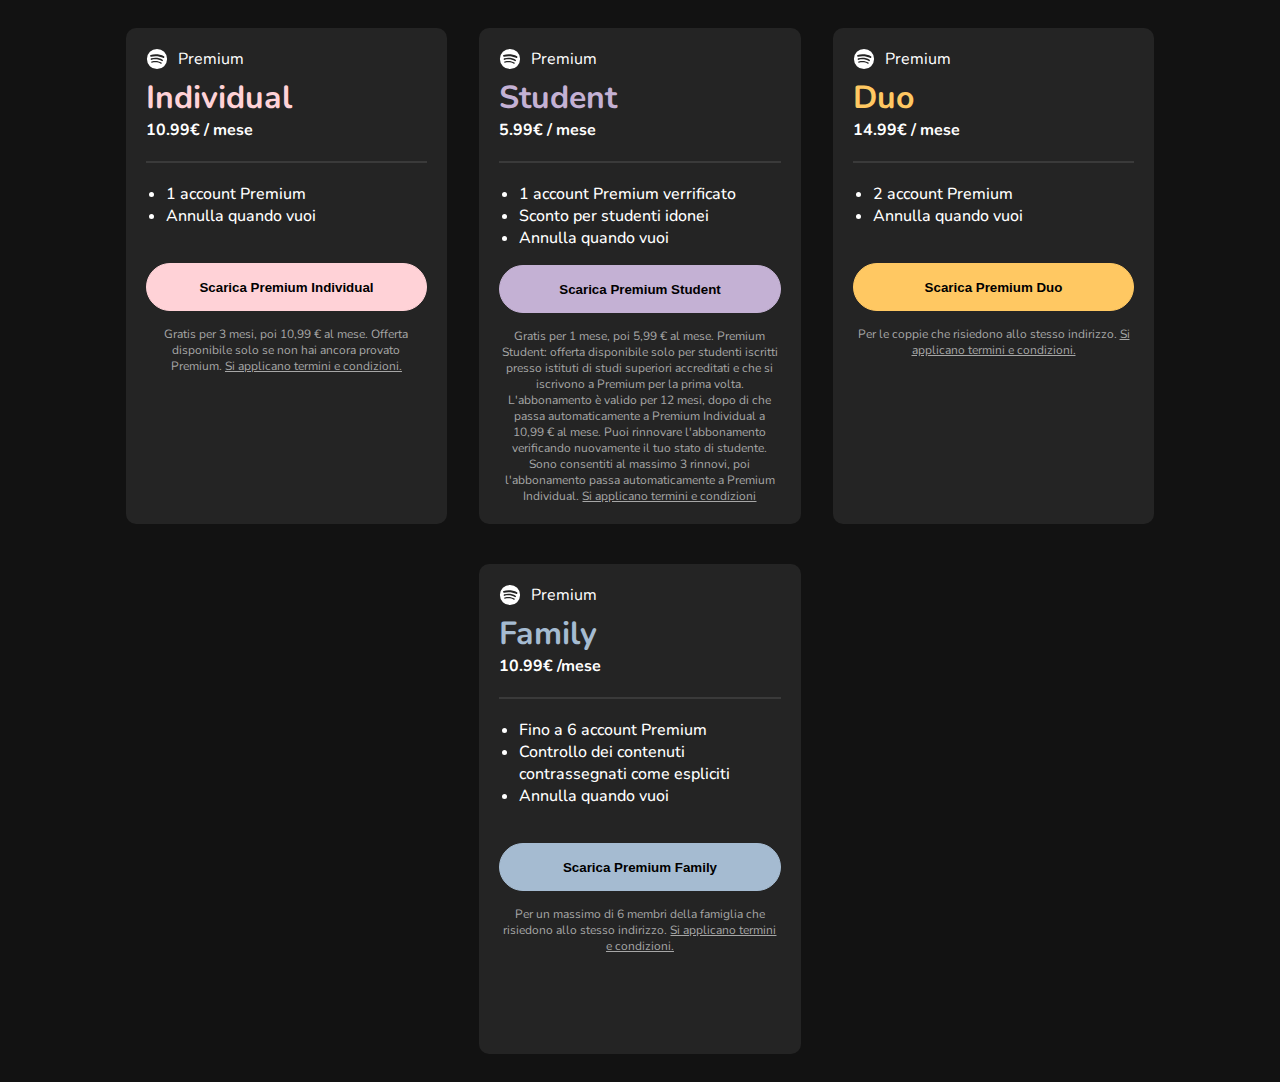
<file: index.html>
<!DOCTYPE html>
<html lang="en">

<head>
    <meta charset="UTF-8">
    <meta name="viewport" content="width=device-width, initial-scale=1.0">
    <title>Spotify princing table</title>
    <link rel="preconnect" href="https://fonts.googleapis.com">
    <link rel="preconnect" href="https://fonts.gstatic.com" crossorigin>
    <link href="https://fonts.googleapis.com/css2?family=Nunito:ital,wght@0,200..1000;1,200..1000&display=swap"
        rel="stylesheet">
    <link rel="stylesheet" href="style.css">
</head>

<body>
    
    <div class="pricing-container">
        <!-- Individual Plan -->
        <div class="pricing-plan individual">
            <!-- img svg spotify -->
            <svg class="svg-fit-spotify" data-encore-id="icon" role="img" aria-hidden="true" viewBox="0 0 24 24">
                <path
                    d="M12 1a11 11 0 1 0 0 22 11 11 0 0 0 0-22zm5.045 15.866a.686.686 0 0 1-.943.228c-2.583-1.579-5.834-1.935-9.663-1.06a.686.686 0 0 1-.306-1.337c4.19-.958 7.785-.546 10.684 1.226a.686.686 0 0 1 .228.943zm1.346-2.995a.858.858 0 0 1-1.18.282c-2.956-1.817-7.464-2.344-10.961-1.282a.856.856 0 0 1-1.11-.904.858.858 0 0 1 .611-.737c3.996-1.212 8.962-.625 12.357 1.462a.857.857 0 0 1 .283 1.179zm.116-3.119c-3.546-2.106-9.395-2.3-12.78-1.272a1.029 1.029 0 0 1-.597-1.969c3.886-1.18 10.345-.952 14.427 1.471a1.029 1.029 0 0 1-1.05 1.77z">
                </path>
            </svg>
            <!-- Piano spotify Base/Premium -->
            <div class="text-svg">Premium</div>
            <!-- Tipologia piano -->
            <div class="plan-title">Individual</div>
            <!-- Prezzo -->
            <div class="plan-price">10.99€ / mese</div>
            <div class="hr"></div>
            <!-- Caratteristiche Piano-->
            <ul class="plan-features">
                <li>
                    1 account Premium
                </li>
                <li>
                    Annulla quando vuoi
                </li>
            </ul>
            <!-- CTA acqisto piano spotify -->
            <button>Scarica Premium Individual</button>
            <!-- Descrizione piano + termini e condizioni -->
            <div class="descrizione">
                Gratis per 3 mesi, poi 10,99 € al mese. Offerta disponibile solo se non hai ancora provato Premium.
                <span class="terms-and-condition">Si applicano termini e condizioni.</span>
            </div>
        </div>
        <!-- Student Plan -->
        <div class="pricing-plan student">
            <!-- img svg spotify -->
            <svg class="svg-fit-spotify" data-encore-id="icon" role="img" aria-hidden="true" viewBox="0 0 24 24">
                <path
                    d="M12 1a11 11 0 1 0 0 22 11 11 0 0 0 0-22zm5.045 15.866a.686.686 0 0 1-.943.228c-2.583-1.579-5.834-1.935-9.663-1.06a.686.686 0 0 1-.306-1.337c4.19-.958 7.785-.546 10.684 1.226a.686.686 0 0 1 .228.943zm1.346-2.995a.858.858 0 0 1-1.18.282c-2.956-1.817-7.464-2.344-10.961-1.282a.856.856 0 0 1-1.11-.904.858.858 0 0 1 .611-.737c3.996-1.212 8.962-.625 12.357 1.462a.857.857 0 0 1 .283 1.179zm.116-3.119c-3.546-2.106-9.395-2.3-12.78-1.272a1.029 1.029 0 0 1-.597-1.969c3.886-1.18 10.345-.952 14.427 1.471a1.029 1.029 0 0 1-1.05 1.77z">
                </path>
            </svg>
            <!-- Piano spotify Base/Premium -->
            <div class="text-svg ">Premium</div>
            <!-- Tipologia piano -->
            <div class="plan-title">Student</div>
            <!-- Prezzo -->
            <div class="plan-price">5.99€ / mese</div>
            <div class="hr"></div>
            <!-- Caratteristiche Piano-->
            <ul class="plan-features">
                <li>
                    1 account Premium verrificato
                </li>
                <li>
                    Sconto per studenti idonei
                </li>
                <li>
                    Annulla quando vuoi
                </li>
            </ul>
            <!-- CTA acqisto piano spotify -->
            <button class="btn">Scarica Premium Student</button>
            <!-- Descrizione piano + termini e condizioni -->
            <div class="descrizione">
                Gratis per 1 mese, poi 5,99 € al mese. Premium Student: offerta disponibile solo per studenti iscritti
                presso istituti di studi superiori accreditati e che si iscrivono a Premium per la prima volta.
                L'abbonamento è valido per 12 mesi, dopo di che passa automaticamente a Premium Individual a 10,99 € al
                mese. Puoi rinnovare l'abbonamento verificando nuovamente il tuo stato di studente. Sono consentiti al
                massimo 3 rinnovi, poi l'abbonamento passa automaticamente a Premium Individual.
                <span class="terms-and-condition">Si applicano termini e condizioni</span>
            </div>
        </div>
        <!-- Duo Plan -->
        <div class="pricing-plan duo">
            <!-- img svg spotify -->
            <svg class="svg-fit-spotify" data-encore-id="icon" role="img" aria-hidden="true" viewBox="0 0 24 24">
                <path
                    d="M12 1a11 11 0 1 0 0 22 11 11 0 0 0 0-22zm5.045 15.866a.686.686 0 0 1-.943.228c-2.583-1.579-5.834-1.935-9.663-1.06a.686.686 0 0 1-.306-1.337c4.19-.958 7.785-.546 10.684 1.226a.686.686 0 0 1 .228.943zm1.346-2.995a.858.858 0 0 1-1.18.282c-2.956-1.817-7.464-2.344-10.961-1.282a.856.856 0 0 1-1.11-.904.858.858 0 0 1 .611-.737c3.996-1.212 8.962-.625 12.357 1.462a.857.857 0 0 1 .283 1.179zm.116-3.119c-3.546-2.106-9.395-2.3-12.78-1.272a1.029 1.029 0 0 1-.597-1.969c3.886-1.18 10.345-.952 14.427 1.471a1.029 1.029 0 0 1-1.05 1.77z">
                </path>
            </svg>
            <!-- Piano spotify Base/Premium -->
            <div class="text-svg">Premium</div>
            <!-- Tipologia piano -->
            <div class="plan-title">Duo</div>
            <!-- Prezzo -->
            <div class="plan-price">14.99€ / mese</div>
            <div class="hr"></div>
            <!-- Caratteristiche Piano-->
            <ul class="plan-features">
                <li>
                    2 account Premium
                </li>
                <li>
                    Annulla quando vuoi
                </li>
            </ul>
            <!-- CTA acqisto piano spotify -->
            <button class="btn">Scarica Premium Duo</button>
            <!-- Descrizione piano + termini e condizioni -->
            <div class="descrizione">
                Per le coppie che risiedono allo stesso indirizzo.
                <span class="terms-and-condition">Si applicano termini e condizioni.</span>
            </div>
        </div>
    </div>

    <div class="pricing-container">
        <!-- Family Plan -->
        <div class="pricing-plan family">
            <svg class="svg-fit-spotify" data-encore-id="icon" role="img" aria-hidden="true" viewBox="0 0 24 24">
                <path
                    d="M12 1a11 11 0 1 0 0 22 11 11 0 0 0 0-22zm5.045 15.866a.686.686 0 0 1-.943.228c-2.583-1.579-5.834-1.935-9.663-1.06a.686.686 0 0 1-.306-1.337c4.19-.958 7.785-.546 10.684 1.226a.686.686 0 0 1 .228.943zm1.346-2.995a.858.858 0 0 1-1.18.282c-2.956-1.817-7.464-2.344-10.961-1.282a.856.856 0 0 1-1.11-.904.858.858 0 0 1 .611-.737c3.996-1.212 8.962-.625 12.357 1.462a.857.857 0 0 1 .283 1.179zm.116-3.119c-3.546-2.106-9.395-2.3-12.78-1.272a1.029 1.029 0 0 1-.597-1.969c3.886-1.18 10.345-.952 14.427 1.471a1.029 1.029 0 0 1-1.05 1.77z">
                </path>
            </svg>
            <div class="text-svg">Premium</div>
            <div class="plan-title">Family</div>
            <div class="plan-price">10.99€ /mese</div>
            <div class="hr"></div>
            <ul class="plan-features">
                <li>
                    Fino a 6 account Premium
                </li>
                <li>
                    Controllo dei contenuti contrassegnati come espliciti
                </li>
                <li>
                    Annulla quando vuoi
                </li>
            </ul>

            <button class="btn">Scarica Premium Family</button>

            <div class="descrizione">
                Per un massimo di 6 membri della famiglia che risiedono allo stesso indirizzo.
                <span class="terms-and-condition">Si applicano termini e condizioni.</span>
            </div>
        </div>
    </div>
</body>

</html>
</file>
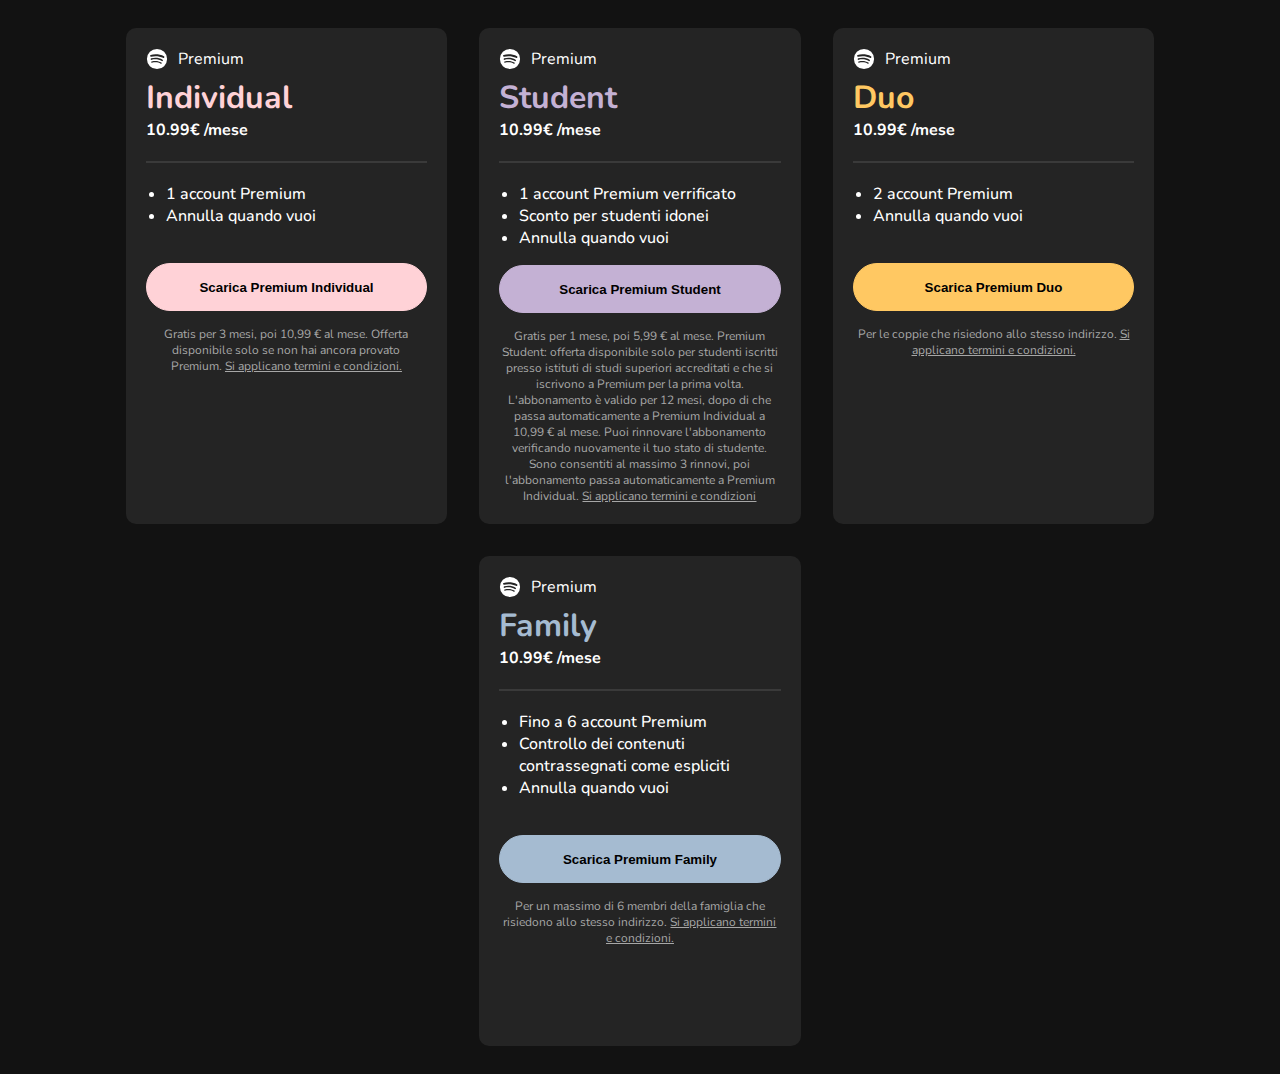
<file: index2.html>
<!DOCTYPE html>
<html lang="en">

<head>
    <meta charset="UTF-8">
    <meta name="viewport" content="width=device-width, initial-scale=1.0">
    <title>Spotify princing table</title>
    <link rel="preconnect" href="https://fonts.googleapis.com">
    <link rel="preconnect" href="https://fonts.gstatic.com" crossorigin>
    <link href="https://fonts.googleapis.com/css2?family=Nunito:ital,wght@0,200..1000;1,200..1000&display=swap"
        rel="stylesheet">
    <link rel="stylesheet" href="style.css">
</head>

<body>
    <div class="pricing-container">
        <!-- Individual Plan -->
        <div class="pricing-plan individual">
            <svg class="svg-fit-spotify" data-encore-id="icon" role="img" aria-hidden="true" viewBox="0 0 24 24">
                <path
                    d="M12 1a11 11 0 1 0 0 22 11 11 0 0 0 0-22zm5.045 15.866a.686.686 0 0 1-.943.228c-2.583-1.579-5.834-1.935-9.663-1.06a.686.686 0 0 1-.306-1.337c4.19-.958 7.785-.546 10.684 1.226a.686.686 0 0 1 .228.943zm1.346-2.995a.858.858 0 0 1-1.18.282c-2.956-1.817-7.464-2.344-10.961-1.282a.856.856 0 0 1-1.11-.904.858.858 0 0 1 .611-.737c3.996-1.212 8.962-.625 12.357 1.462a.857.857 0 0 1 .283 1.179zm.116-3.119c-3.546-2.106-9.395-2.3-12.78-1.272a1.029 1.029 0 0 1-.597-1.969c3.886-1.18 10.345-.952 14.427 1.471a1.029 1.029 0 0 1-1.05 1.77z">
                </path>
            </svg>
            <div class="text-svg">Premium</div>
            <div class="plan-title">Individual</div>
            <div class="plan-price">10.99€ /mese</div>
            <div class="hr"></div>
            <ul class="plan-features">
                <li>
                    1 account Premium
                </li>
                <li>
                    Annulla quando vuoi
                </li>
            </ul>

            <button>Scarica Premium Individual</button>

            <div class="descrizione">
                Gratis per 3 mesi, poi 10,99 € al mese. Offerta disponibile solo se non hai ancora provato Premium.
                <span class="terms-and-condition">Si applicano termini e condizioni.</span>
            </div>
        </div>
        <!-- Student Plan -->
        <div class="pricing-plan student">
            <svg class="svg-fit-spotify" data-encore-id="icon" role="img" aria-hidden="true" viewBox="0 0 24 24">
                <path
                    d="M12 1a11 11 0 1 0 0 22 11 11 0 0 0 0-22zm5.045 15.866a.686.686 0 0 1-.943.228c-2.583-1.579-5.834-1.935-9.663-1.06a.686.686 0 0 1-.306-1.337c4.19-.958 7.785-.546 10.684 1.226a.686.686 0 0 1 .228.943zm1.346-2.995a.858.858 0 0 1-1.18.282c-2.956-1.817-7.464-2.344-10.961-1.282a.856.856 0 0 1-1.11-.904.858.858 0 0 1 .611-.737c3.996-1.212 8.962-.625 12.357 1.462a.857.857 0 0 1 .283 1.179zm.116-3.119c-3.546-2.106-9.395-2.3-12.78-1.272a1.029 1.029 0 0 1-.597-1.969c3.886-1.18 10.345-.952 14.427 1.471a1.029 1.029 0 0 1-1.05 1.77z">
                </path>
            </svg>
            <div class="text-svg ">Premium</div>
            <div class="plan-title">Student</div>
            <div class="plan-price">10.99€ /mese</div>
            <div class="hr"></div>
            <ul class="plan-features">
                <li>
                    1 account Premium verrificato
                </li>
                <li>
                    Sconto per studenti idonei
                </li>
                <li>
                    Annulla quando vuoi
                </li>
            </ul>

            <button class="btn-individual">Scarica Premium Student</button>

            <div class="descrizione">
                Gratis per 1 mese, poi 5,99 € al mese. Premium Student: offerta disponibile solo per studenti iscritti
                presso istituti di studi superiori accreditati e che si iscrivono a Premium per la prima volta.
                L'abbonamento è valido per 12 mesi, dopo di che passa automaticamente a Premium Individual a 10,99 € al
                mese. Puoi rinnovare l'abbonamento verificando nuovamente il tuo stato di studente. Sono consentiti al
                massimo 3 rinnovi, poi l'abbonamento passa automaticamente a Premium Individual.
                <span class="terms-and-condition">Si applicano termini e condizioni</span>
            </div>
        </div>
        <!-- Duo Plan -->
        <div class="pricing-plan duo">
            <svg class="svg-fit-spotify" data-encore-id="icon" role="img" aria-hidden="true" viewBox="0 0 24 24">
                <path
                    d="M12 1a11 11 0 1 0 0 22 11 11 0 0 0 0-22zm5.045 15.866a.686.686 0 0 1-.943.228c-2.583-1.579-5.834-1.935-9.663-1.06a.686.686 0 0 1-.306-1.337c4.19-.958 7.785-.546 10.684 1.226a.686.686 0 0 1 .228.943zm1.346-2.995a.858.858 0 0 1-1.18.282c-2.956-1.817-7.464-2.344-10.961-1.282a.856.856 0 0 1-1.11-.904.858.858 0 0 1 .611-.737c3.996-1.212 8.962-.625 12.357 1.462a.857.857 0 0 1 .283 1.179zm.116-3.119c-3.546-2.106-9.395-2.3-12.78-1.272a1.029 1.029 0 0 1-.597-1.969c3.886-1.18 10.345-.952 14.427 1.471a1.029 1.029 0 0 1-1.05 1.77z">
                </path>
            </svg>
            <div class="text-svg">Premium</div>
            <div class="plan-title">Duo</div>
            <div class="plan-price">10.99€ /mese</div>
            <div class="hr"></div>
            <ul class="plan-features">
                <li>
                    2 account Premium
                </li>
                <li>
                    Annulla quando vuoi
                </li>
            </ul>

            <button class="btn-individual">Scarica Premium Duo</button>

            <div class="descrizione">
                Per le coppie che risiedono allo stesso indirizzo.
                <span class="terms-and-condition">Si applicano termini e condizioni.</span>
            </div>
        </div>
        <!-- Family Plan -->
        <div class="pricing-plan family">
            <svg class="svg-fit-spotify" data-encore-id="icon" role="img" aria-hidden="true" viewBox="0 0 24 24">
                <path
                    d="M12 1a11 11 0 1 0 0 22 11 11 0 0 0 0-22zm5.045 15.866a.686.686 0 0 1-.943.228c-2.583-1.579-5.834-1.935-9.663-1.06a.686.686 0 0 1-.306-1.337c4.19-.958 7.785-.546 10.684 1.226a.686.686 0 0 1 .228.943zm1.346-2.995a.858.858 0 0 1-1.18.282c-2.956-1.817-7.464-2.344-10.961-1.282a.856.856 0 0 1-1.11-.904.858.858 0 0 1 .611-.737c3.996-1.212 8.962-.625 12.357 1.462a.857.857 0 0 1 .283 1.179zm.116-3.119c-3.546-2.106-9.395-2.3-12.78-1.272a1.029 1.029 0 0 1-.597-1.969c3.886-1.18 10.345-.952 14.427 1.471a1.029 1.029 0 0 1-1.05 1.77z">
                </path>
            </svg>
            <div class="text-svg">Premium</div>
            <div class="plan-title">Family</div>
            <div class="plan-price">10.99€ /mese</div>
            <div class="hr"></div>
            <ul class="plan-features">
                <li>
                    Fino a 6 account Premium
                </li>
                <li>
                    Controllo dei contenuti contrassegnati come espliciti
                </li>
                <li>
                    Annulla quando vuoi
                </li>
            </ul>

            <button class="btn-individual">Scarica Premium Family</button>

            <div class="descrizione">
                Per un massimo di 6 membri della famiglia che risiedono allo stesso indirizzo.
                <span class="terms-and-condition">Si applicano termini e condizioni.</span>
            </div>
        </div>
    </div>
</body>

</html>
</file>
<file: style.css>
body {
    background-color: #121212;
    font-family: "Nunito", sans-serif;
}
/* Layout cards*/
.pricing-container {
    display: flex;
    flex-wrap: wrap;
    gap: 2rem;
    justify-content: center;

    padding: 20px;
}

.pricing-plan {
    background-color: #242424;

    color: white;

    min-height: 50vh;        
    max-width: 23%;

    padding: 20px;

    border-radius: 10px;
}
/* Stile cards*/
.svg-fit-spotify {
    width: 22px;
    height: 22px;
    fill: currentColor;
}

.text-svg {
    position: absolute;
    margin-left: 10px;
    display: inline;
    height: 22px;
}

.plan-title {
    font-size: 2rem;
    font-weight: bold;
}

.plan-price {
    font-weight: bold;
}

.hr {
    margin-top: 20px;

    border: 1px solid rgba(255, 255, 255, 0.1);
}

li {
    font-weight: 500;
}

button {
    color: black;

    font-weight: bold;

    width: 100%;
    height: 48px;
    justify-content: center;

    border-radius: 30px;

    margin-top: 20px;

    transition: transform 0.3s ease-in-out;
}

button:hover {
    transform: scale(1.1) perspective(1px);
    
}

.descrizione {
    font-size: 12px;
    text-align: center;

    color: #a7a7a7;

    margin-top: 15px;
}

.terms-and-condition {
    text-decoration: underline;
    cursor: pointer;
}

.terms-and-condition:hover {
    font-weight: bolder;
}

/* Individual Plan*/
.individual .plan-title {
    color: #ffd2d7;
}

.individual .plan-features {
    margin-top: 20px;
    padding-left: 20px;
}

.individual button {

    background-color: #ffd2d7;

    border: 1px solid #ffd2d7
}

/* Student Plan*/
.student .plan-title {
    color: #c4b1d4;
}

.student .plan-features {
    margin-top: 20px;
    padding-left: 20px;
}

.student button {
    margin-top: 0;
    
    background-color: #c4b1d4;

    border: 1px solid #c4b1d4
}

/* Duo Plan*/
.duo .plan-title {
    color: #ffc862;
}

.duo .plan-features {
    margin-top: 20px;
    padding-left: 20px;
}

.duo button {

    background-color: #ffc862;

    border: 1px solid #ffc862
}

/* Family Plan*/
.family .plan-title {
    color: #a5bbd1;
}

.family .plan-features {
    margin-top: 20px;
    padding-left: 20px;
}

.family button {

    background-color: #a5bbd1;

    border: 1px solid #a5bbd1
}

@media (max-width: 768px) {
    .pricing-container {
        flex-direction: column;
        align-items: center;

    }

    .pricing-plan {
        background-color: #242424;

        color: white;

        height: 30%;
        max-width: 50%;
        min-width: 150px;


        border-radius: 10px;
    }
}
</file>
